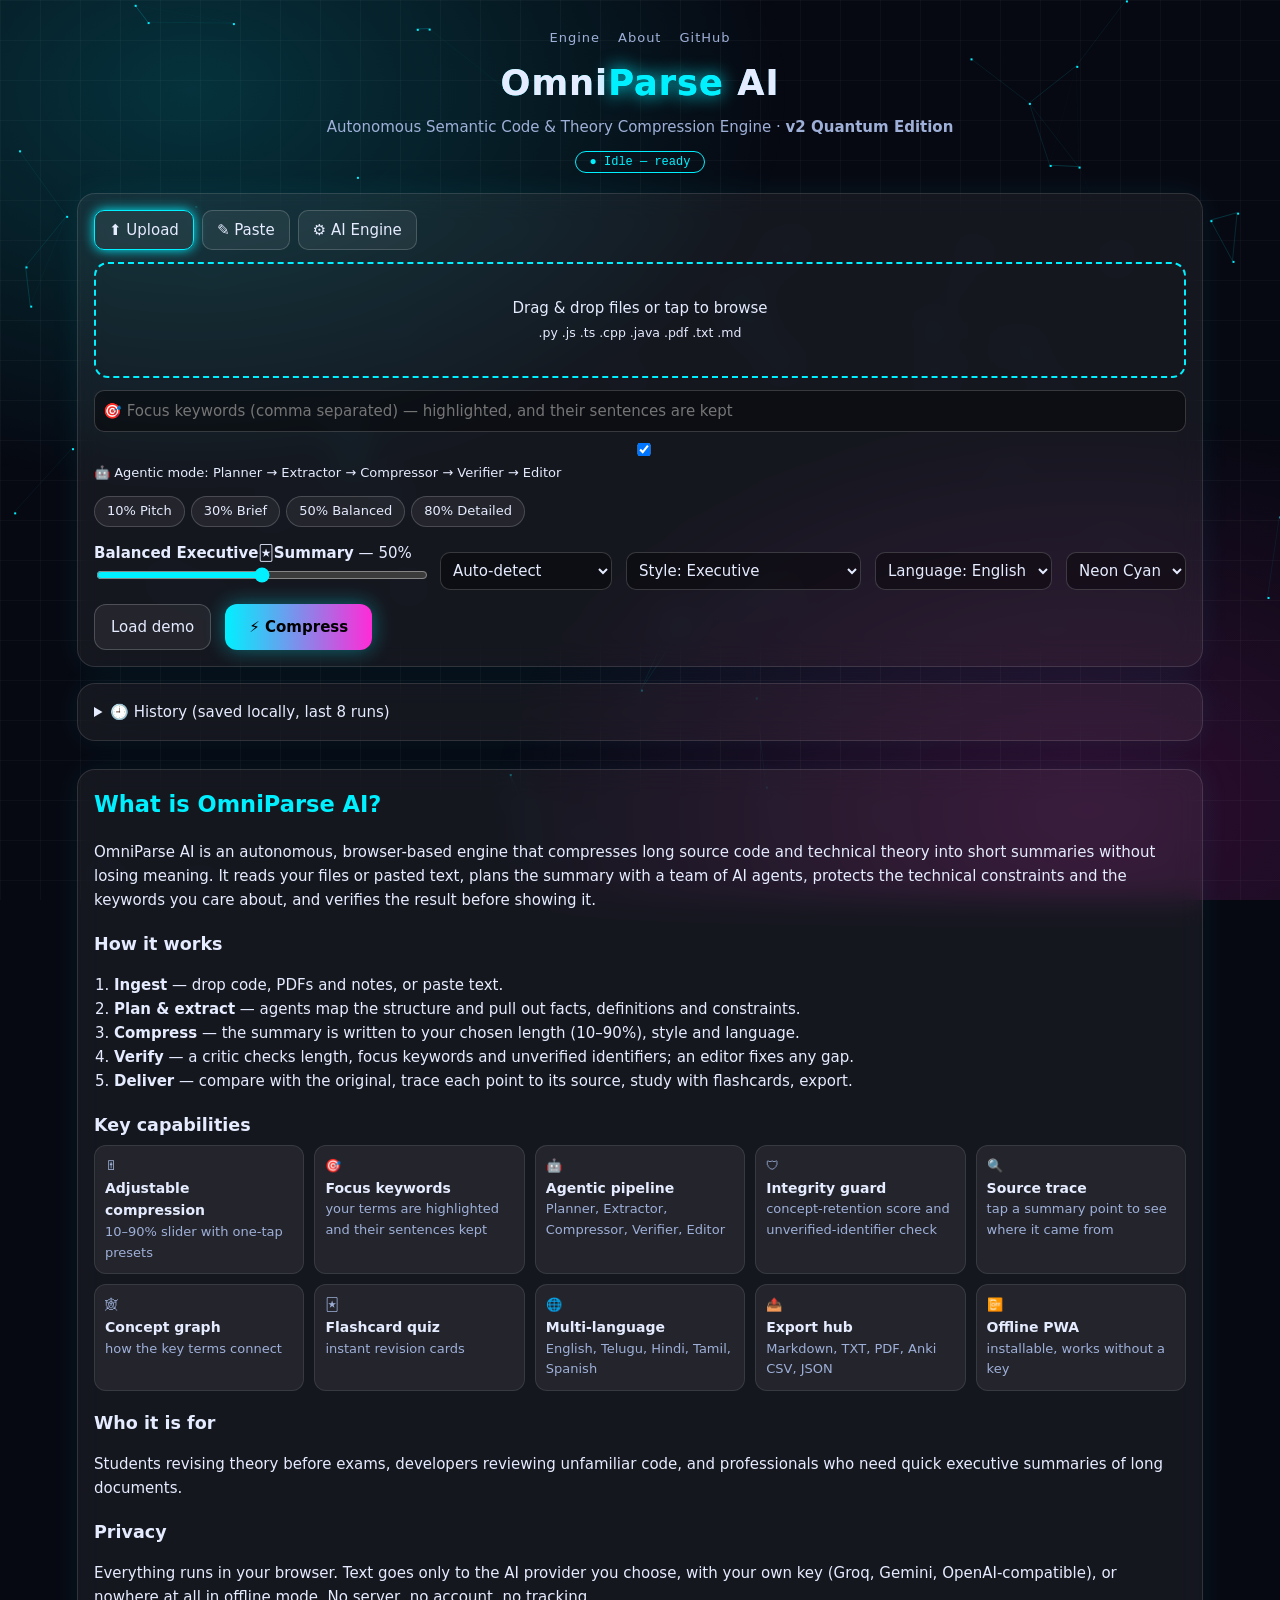
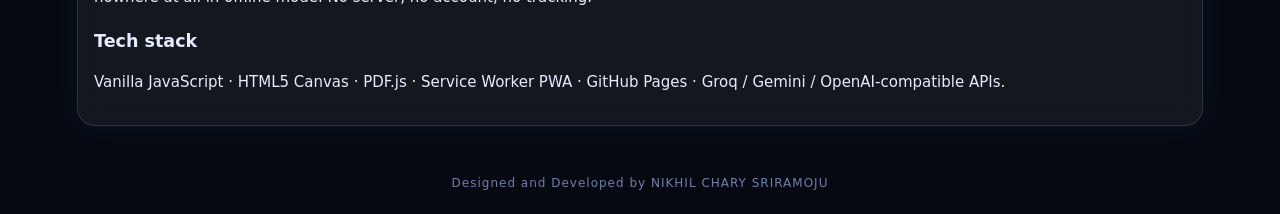
<file: index.html>
<!DOCTYPE html>
<html lang="en"><head>
<meta charset="utf-8"><meta name="viewport" content="width=device-width,initial-scale=1">
<title>OmniParse AI — Agentic Code & Theory Summarizer</title><meta name="description" content="Agentic AI engine that compresses source code and technical theory into meaningful summaries. Keyword highlighting, source tracing, flashcards, export. Runs in your browser."><meta property="og:title" content="OmniParse AI — Agentic Code & Theory Summarizer"><meta property="og:description" content="Zero-loss semantic compression with AI agents. Static, private, BYOK.">
<link rel="manifest" href="manifest.json"><meta name="theme-color" content="#070912"><link rel="icon" href="icon.svg"><link rel="stylesheet" href="css/style.css">
</head><body>
<div class="bg"></div><canvas id="fx"></canvas>
<header id="top"><nav><a href="#top">Engine</a><a href="#about">About</a><a href="https://github.com/Nikhil-creat/summerize_ai" target="_blank" rel="noopener">GitHub</a></nav><h1>Omni<span>Parse</span> AI</h1><p>Autonomous Semantic Code &amp; Theory Compression Engine · <b>v2 Quantum Edition</b></p><div id="ticker" class="ticker">● Idle — ready</div></header>
<main>
<section class="card">
  <div class="tabs"><button class="on" data-t="up">⬆ Upload</button><button data-t="pa">✎ Paste</button><button data-t="cfg">⚙ AI Engine</button></div>
  <div id="up" class="pane on">
    <label id="drop" class="drop">Drag &amp; drop files or tap to browse<br><small>.py .js .ts .cpp .java .pdf .txt .md</small>
      <input id="file" type="file" multiple hidden accept=".py,.js,.ts,.cpp,.c,.java,.pdf,.txt,.md,.html,.css,.json"></label>
    <ul id="files"></ul>
  </div>
  <div id="pa" class="pane"><textarea id="paste" placeholder="Paste code, paragraphs, or theory answers here…"></textarea></div>
  <div id="cfg" class="pane">
    <div class="grid">
      <select id="prov"><option value="local">Offline (no key, extractive)</option><option value="openai">OpenAI</option><option value="groq">Groq</option><option value="openrouter">OpenRouter</option><option value="gemini">Google Gemini</option><option value="custom">Custom OpenAI-compatible</option></select>
      <input id="key" type="password" placeholder="API key (stays in your browser)">
      <input id="model" placeholder="Model (auto default)">
      <input id="base" placeholder="Base URL (custom only)">
    </div>
    <label class="chk"><input type="checkbox" id="rem"> Remember settings on this device</label>
  </div>
  <div class="fk"><input id="fk" placeholder="🎯 Focus keywords (comma separated) — highlighted, and their sentences are kept"><label class="chk"><input type="checkbox" id="agentic" checked> 🤖 Agentic mode: Planner → Extractor → Compressor → Verifier → Editor</label></div>
  <div class="chips"><button data-p="10">10% Pitch</button><button data-p="30">30% Brief</button><button data-p="50">50% Balanced</button><button data-p="80">80% Detailed</button></div>
  <div class="ctl">
    <div><b id="plab">Balanced Executive🃏Summary</b> — <span id="pval">50</span>%
      <input id="pct" type="range" min="10" max="90" value="50"></div>
    <select id="mode"><option value="auto">Auto-detect</option><option value="code">Code (AST-aware)</option><option value="theory">Theory / Text</option></select>
    <select id="style"><option value="exec">Style: Executive</option><option value="eli5">Style: Explain like I'm new</option><option value="qa">Style: Interview Q&amp;A</option><option value="cheat">Style: Cheat-sheet</option><option value="review">Style: Code review</option></select><select id="lang"><option value="">Language: English</option><option>Telugu</option><option>Hindi</option><option>Tamil</option><option>Spanish</option></select><select id="theme"><option value="#00f0ff,#ff2bd6">Neon Cyan</option><option value="#39ff14,#00c8ff">Matrix</option><option value="#ffb000,#ff3d00">Solar</option><option value="#b388ff,#ff4081">Ultraviolet</option></select><button id="demo" class="ghost">Load demo</button><button id="run" class="go">⚡ Compress</button>
  </div>
<pre id="trace" class="trace hide"></pre></section>
<details class="card"><summary>🕘 History (saved locally, last 8 runs)</summary><ul id="hl"></ul></details>
<section id="res" class="card hide">
  <div class="metrics" id="metrics"></div>
  <div id="kw" class="pills"></div>
  <div class="split"><div><h3>Original</h3><pre id="orig"></pre></div><div><h3>Compressed <small>(tap a bullet → source)</small></h3><div id="summary"></div></div></div>
  <div class="split"><div><h3>Concept Graph</h3><canvas id="graph" width="560" height="320"></canvas></div><div><h3>Flashcard Quiz <small>(tap card to flip)</small></h3><div id="fc"></div></div></div>
  <div class="exp"><button data-x="speak">🔊 Read aloud</button><button data-x="json">JSON</button><button data-x="copy">Copy</button><button data-x="md">Markdown</button><button data-x="txt">Text</button><button data-x="pdf">PDF</button><button data-x="anki">Anki CSV</button></div>
</section>
<section id="cp" class="card hide"><h3>📋 Copy-ready output <small>(plain text, tap to select)</small></h3><textarea id="copybox" rows="12"></textarea><div class="exp"><button data-c="sum">Copy summary</button><button data-c="kw">Copy keywords</button><button data-c="all">Copy all</button></div></section>
<section id="about" class="card about">
<h2>What is OmniParse AI?</h2>
<p>OmniParse AI is an autonomous, browser-based engine that compresses long source code and technical theory into short summaries without losing meaning. It reads your files or pasted text, plans the summary with a team of AI agents, protects the technical constraints and the keywords you care about, and verifies the result before showing it.</p>
<h3>How it works</h3>
<ol><li><b>Ingest</b> — drop code, PDFs and notes, or paste text.</li><li><b>Plan &amp; extract</b> — agents map the structure and pull out facts, definitions and constraints.</li><li><b>Compress</b> — the summary is written to your chosen length (10–90%), style and language.</li><li><b>Verify</b> — a critic checks length, focus keywords and unverified identifiers; an editor fixes any gap.</li><li><b>Deliver</b> — compare with the original, trace each point to its source, study with flashcards, export.</li></ol>
<h3>Key capabilities</h3>
<div class="feat"><div>🎚<b>Adjustable compression</b>10–90% slider with one-tap presets</div><div>🎯<b>Focus keywords</b>your terms are highlighted and their sentences kept</div><div>🤖<b>Agentic pipeline</b>Planner, Extractor, Compressor, Verifier, Editor</div><div>🛡<b>Integrity guard</b>concept-retention score and unverified-identifier check</div><div>🔍<b>Source trace</b>tap a summary point to see where it came from</div><div>🕸<b>Concept graph</b>how the key terms connect</div><div>🃏<b>Flashcard quiz</b>instant revision cards</div><div>🌐<b>Multi-language</b>English, Telugu, Hindi, Tamil, Spanish</div><div>📤<b>Export hub</b>Markdown, TXT, PDF, Anki CSV, JSON</div><div>📴<b>Offline PWA</b>installable, works without a key</div></div>
<h3>Who it is for</h3><p>Students revising theory before exams, developers reviewing unfamiliar code, and professionals who need quick executive summaries of long documents.</p>
<h3>Privacy</h3><p>Everything runs in your browser. Text goes only to the AI provider you choose, with your own key (Groq, Gemini, OpenAI-compatible), or nowhere at all in offline mode. No server, no account, no tracking.</p>
<h3>Tech stack</h3><p>Vanilla JavaScript · HTML5 Canvas · PDF.js · Service Worker PWA · GitHub Pages · Groq / Gemini / OpenAI-compatible APIs.</p>
</section>
</main>
<footer>Designed and Developed by NIKHIL CHARY SRIRAMOJU</footer>
<script src="js/app.js"></script><script src="js/extras.js"></script>
</body></html>
</file>
<file: css/style.css>
:root{--c:#00f0ff;--m:#ff2bd6;--bg:#070912;--g:rgba(255,255,255,.06)}
*{box-sizing:border-box}body{margin:0;background:var(--bg);color:#e6ecff;font:15px/1.6 system-ui,sans-serif}
.bg{position:fixed;inset:0;z-index:-1;background:radial-gradient(600px 400px at 15% 10%,rgba(0,240,255,.18),transparent),radial-gradient(600px 400px at 85% 90%,rgba(255,43,214,.16),transparent),linear-gradient(rgba(255,255,255,.03) 1px,transparent 1px) 0 0/40px 40px,linear-gradient(90deg,rgba(255,255,255,.03) 1px,transparent 1px) 0 0/40px 40px}
header{text-align:center;padding:28px 12px 8px}h1{font-size:2.2rem;margin:0;letter-spacing:1px}h1 span{color:var(--c);text-shadow:0 0 18px var(--c)}header p{margin:4px 0;color:#9fb0d8}
.ticker{display:inline-block;margin-top:8px;padding:3px 14px;border:1px solid var(--c);border-radius:20px;color:var(--c);font:12px monospace}
main{max-width:1150px;margin:auto;padding:12px}.card{background:var(--g);backdrop-filter:blur(14px);border:1px solid rgba(255,255,255,.12);border-radius:18px;padding:16px;margin-bottom:16px;box-shadow:0 0 30px rgba(0,240,255,.07)}
.tabs{display:flex;gap:8px;margin-bottom:12px;flex-wrap:wrap}button,select,input,textarea{font:inherit;color:inherit}
.tabs button,.exp button{background:var(--g);border:1px solid rgba(255,255,255,.18);border-radius:10px;padding:7px 14px;cursor:pointer;transition:.2s}
.tabs button.on,.tabs button:hover,.exp button:hover{border-color:var(--c);box-shadow:0 0 12px var(--c)}
.pane{display:none}.pane.on{display:block}.drop{display:block;border:2px dashed var(--c);border-radius:14px;padding:32px 12px;text-align:center;cursor:pointer;transition:.2s}.drop.over{background:rgba(0,240,255,.1)}
#files{list-style:none;padding:0;margin:8px 0 0}#files li{display:flex;justify-content:space-between;padding:4px 8px;background:var(--g);border-radius:8px;margin-top:4px;font-size:13px}#files li span{cursor:pointer;color:var(--m)}
textarea{width:100%;min-height:200px;background:rgba(0,0,0,.35);border:1px solid rgba(255,255,255,.15);border-radius:12px;padding:10px;font-family:monospace}
.grid{display:grid;grid-template-columns:repeat(auto-fit,minmax(200px,1fr));gap:8px}select,input:not([type=range]):not([type=checkbox]){background:rgba(0,0,0,.4);border:1px solid rgba(255,255,255,.18);border-radius:10px;padding:8px}option{background:#111}
.chk{display:block;margin-top:8px;font-size:13px}.ctl{display:flex;gap:14px;align-items:end;flex-wrap:wrap;margin-top:14px}.ctl>div{flex:1;min-width:220px}input[type=range]{width:100%;accent-color:var(--c)}
.go{background:linear-gradient(90deg,var(--c),var(--m));color:#000;font-weight:700;border:0;border-radius:12px;padding:11px 24px;cursor:pointer;box-shadow:0 0 20px rgba(0,240,255,.4)}.go:disabled{opacity:.5}
.hide{display:none}.metrics{display:flex;gap:10px;flex-wrap:wrap}.metrics div{flex:1;min-width:110px;text-align:center;background:var(--g);border-radius:12px;padding:8px}.metrics b{display:block;font-size:1.4rem;color:var(--c)}
.pills{margin:12px 0;display:flex;flex-wrap:wrap;gap:6px}.pill,mark{background:rgba(0,240,255,.14);border:1px solid var(--c);color:#bffaff;border-radius:20px;padding:0 9px;font-size:.9em;box-shadow:0 0 8px rgba(0,240,255,.5)}
.split{display:grid;grid-template-columns:1fr 1fr;gap:12px}@media(max-width:760px){.split{grid-template-columns:1fr}}
pre,#summary{background:rgba(0,0,0,.35);border-radius:12px;padding:10px;max-height:480px;overflow:auto;white-space:pre-wrap;word-break:break-word;font:13px/1.55 monospace;margin:0}#summary{font:14px/1.6 system-ui}
#summary code{background:rgba(255,255,255,.1);padding:0 4px;border-radius:4px}.exp{display:flex;gap:8px;flex-wrap:wrap;margin-top:12px}
footer{text-align:center;padding:20px;color:#6f7fa8;font-size:12px;letter-spacing:1px}
@media print{body>*:not(main),header,.bg,#up,.tabs,.ctl,.exp,.split>div:first-child,#kw,.metrics,main>section:first-child{display:none!important}body,#summary{background:#fff;color:#000;max-height:none}.split{display:block}}
#fx{position:fixed;inset:0;z-index:-1;pointer-events:none}.ghost{background:var(--g);border:1px solid rgba(255,255,255,.2);border-radius:12px;padding:10px 16px;cursor:pointer}.ghost:hover{border-color:var(--c)}
details.card summary{cursor:pointer}#hl{list-style:none;padding:0;margin:8px 0 0}#hl li{padding:6px 10px;background:var(--g);border-radius:8px;margin-top:4px;cursor:pointer;font-size:13px}#hl li:hover{outline:1px solid var(--c)}
#graph{width:100%;background:rgba(0,0,0,.35);border-radius:12px}.flip{min-height:150px;display:flex;align-items:center;justify-content:center;text-align:center;padding:16px;border-radius:14px;border:1px solid var(--m);box-shadow:0 0 18px rgba(255,43,214,.3);cursor:pointer;background:rgba(0,0,0,.35)}
.flip>div:last-child{display:none;color:var(--c)}.flip.on>div:first-child{display:none}.flip.on>div:last-child{display:block}.fcn{text-align:center;margin-top:8px}.fcn button{background:var(--g);border:1px solid var(--c);color:inherit;border-radius:8px;padding:2px 12px;cursor:pointer}
h1{background:linear-gradient(90deg,#fff,var(--c),var(--m));-webkit-background-clip:text;background-clip:text}.metrics div:hover{box-shadow:0 0 14px var(--c)}
.fk{margin-top:12px}.fk input{width:100%}mark.f,.pill.f{background:rgba(255,43,214,.22);border-color:var(--m);color:#ffd6f7;box-shadow:0 0 10px rgba(255,43,214,.6)}
.trace{margin-top:10px;max-height:170px;font-size:12px;color:var(--c)}#copybox{margin-top:8px;min-height:240px;font:14px/1.7 system-ui;white-space:pre-wrap}#cp{margin-top:28px}

header nav{display:flex;gap:18px;justify-content:center;margin-bottom:6px}header nav a{color:#9fb0d8;text-decoration:none;font-size:13px;letter-spacing:1px}header nav a:hover{color:var(--c)}
.chips{display:flex;gap:6px;flex-wrap:wrap;margin-top:12px}.chips button{background:var(--g);border:1px solid rgba(255,255,255,.18);border-radius:20px;padding:4px 12px;color:inherit;cursor:pointer;font-size:13px}.chips button:hover{border-color:var(--c);box-shadow:0 0 10px var(--c)}
.src{background:rgba(255,220,0,.25);outline:1px solid #ffd800;border-radius:3px}#summary li{cursor:pointer;margin:4px 0}#summary li.sel{outline:1px solid var(--c);border-radius:6px;background:rgba(0,240,255,.08)}
.about{margin-top:28px}.about h2{margin-top:0;color:var(--c)}.about h3{margin:18px 0 6px}.about ol{padding-left:20px}
.feat{display:grid;grid-template-columns:repeat(auto-fit,minmax(200px,1fr));gap:10px}.feat div{background:var(--g);border:1px solid rgba(255,255,255,.1);border-radius:12px;padding:10px;font-size:13px;color:#9fb0d8}.feat b{display:block;color:#e6ecff;font-size:14px}
</file>
